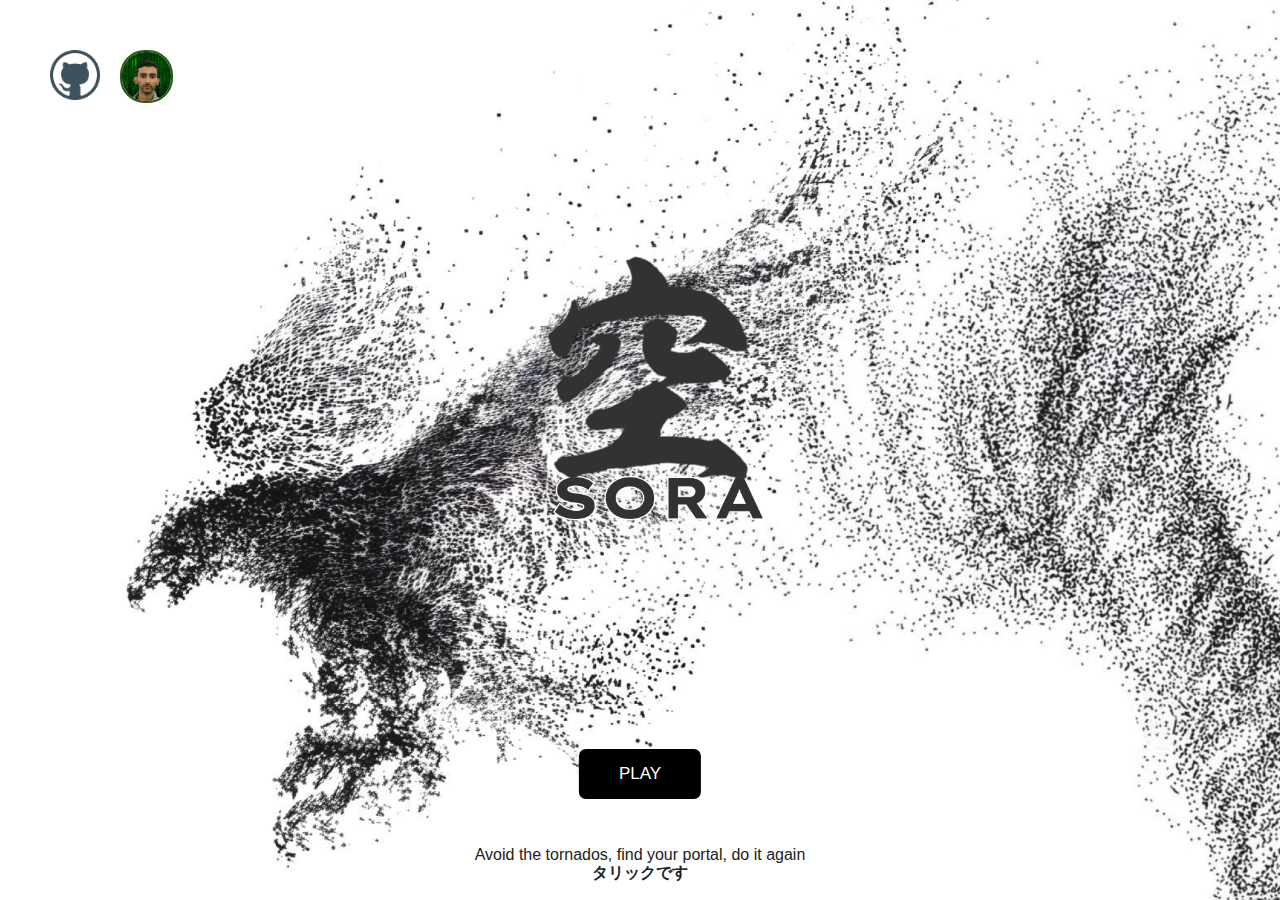
<file: index.html>
<!DOCTYPE html>
<html lang="en">
<head>
    <meta charset="UTF-8">
    <meta name="viewport" content="width=device-width, initial-scale=1.0">
    <title>sora</title>
    <link rel="stylesheet" href="style/main.css">
</head>
<body>
    <img src="assets/intro.png" alt="intro page" id="intro" draggable="false">
    <a href="game.html"><button id="play">PLAY</button></a>
    <p id="author" style="font-weight: 800;">タリックです</p>
    <p id="desc">Avoid the tornados, find your portal, do it again</p>
    <a href="https://github.com/tarikkudesu" target="_blank"><img src="assets/social.png" alt="github" id="github" draggable="false"></a>
    <a href="https://profile.intra.42.fr/users/tamehri" target="_blank"><img src="assets/tamehri.jpeg" alt="profile" id="profile" draggable="false"></a>
</body>
</html>
</file>
<file: style/main.css>
* {
    margin: 0;
    padding: 0;
    box-sizing: border-box;
}

body {
    overflow: hidden;
    user-select: none;
}

#intro {
    opacity: 0.92;
    position: absolute;
    top: 0px; left: 0px;
    width: 100%; height: 100%;
    object-fit: cover;
}

#profile {
    position: absolute;
    top: 50px;
    left: 120px;
    height: 53px;
    width: 53px;
    border-style: solid;
    border-width: 2px;
    border-color: rgb(35, 90, 22);
    border-radius: 25px;
    cursor: pointer;
    -webkit-border-radius: 25px;
    -moz-border-radius: 25px;
    -ms-border-radius: 25px;
    -o-border-radius: 25px;
}

#github {
    cursor: pointer;
    opacity: 0.8;
    position: absolute;
    top: 50px; left: 50px;
    height: 50px; width: 50px;
}

#github:hover {
    opacity: 1;
}

#github:active {
    opacity: 0.9;
}

#play {
    position: absolute;
    top: 86%;
    left: 50%;
    color: white;
    background-color: black;
    text-align: top;
    padding: 15px 40px 15px 40px;
    border-radius: 7px;
    border: none;
    font-family: Helvetica, Arial;
    font-size: 17px;
    transition: 0.3s;
    cursor: pointer;
    transform: translate(-50%, -50%);
    -webkit-transform: translate(-50%, -50%);
    -moz-transform: translate(-50%, -50%);
    -ms-transform: translate(-50%, -50%);
    -o-transform: translate(-50%, -50%);
    -webkit-border-radius: 7px;
    -moz-border-radius: 7px;
    -ms-border-radius: 7px;
    -o-border-radius: 7px;
    -webkit-transition: 0.3s;
    -moz-transition: 0.3s;
    -ms-transition: 0.3s;
    -o-transition: 0.3s;
}

#play:hover {
    opacity: 0.8;
}

#play:active {
    opacity: 1;
}

#author {
    position: absolute;
    top: 97%;
    left: 50%;
    text-align: center;
    font-size: 16px;
    color: rgb(33, 33, 33);
    font-family: Helvetica, Arial;
    transform: translate(-50%, -50%);
    -webkit-transform: translate(-50%, -50%);
    -moz-transform: translate(-50%, -50%);
    -ms-transform: translate(-50%, -50%);
    -o-transform: translate(-50%, -50%);
}

#desc {
    position: absolute;
    top: 95%;
    left: 50%;
    text-align: center;
    font-size: 16px;
    color: rgb(33, 33, 33);
    font-family: Helvetica, Arial;
    transform: translate(-50%, -50%);
    -webkit-transform: translate(-50%, -50%);
    -moz-transform: translate(-50%, -50%);
    -ms-transform: translate(-50%, -50%);
    -o-transform: translate(-50%, -50%);
}
</file>
